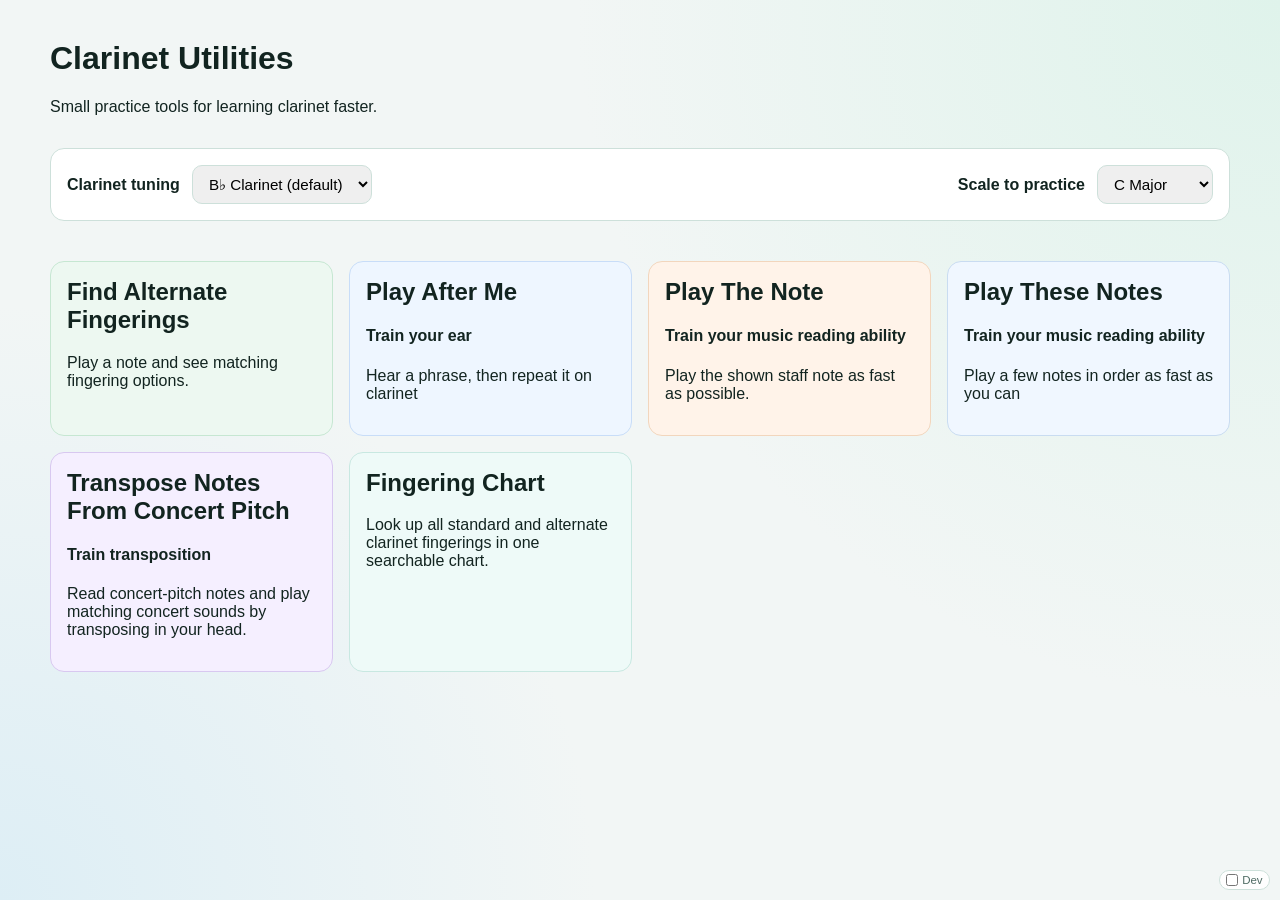
<file: index.html>
<!doctype html>
<html lang="en">
<head>
  <meta charset="UTF-8">
  <meta name="viewport" content="width=device-width, initial-scale=1.0">
  <title>Clarinet Utilities</title>
  <link rel="icon" href="favicon.svg" type="image/svg+xml">
  <link rel="stylesheet" href="styles.css">
</head>
<body data-show-dev-toggle>
  <main class="page">
    <div id="main-workspace" class="workspace">
      <header class="main-panel">
        <h1>Clarinet Utilities</h1>
        <p>Small practice tools for learning clarinet faster.</p>
      </header>

      <section class="controls main-panel global-controls">
        <div class="global-controls-group">
          <label for="global-tuning">Clarinet tuning</label>
          <select id="global-tuning">
            <option value="Bb">B♭ Clarinet (default)</option>
            <option value="A">A Clarinet</option>
            <option value="C">C Clarinet</option>
          </select>
        </div>
        <div class="global-controls-group global-controls-right">
          <label for="global-scale">Scale to practice</label>
          <select id="global-scale">
            <option value="C_MAJOR">C Major</option>
            <option value="G_MAJOR">G Major</option>
            <option value="D_MAJOR">D Major</option>
            <option value="A_MAJOR">A Major</option>
            <option value="F_MAJOR">F Major</option>
            <option value="BB_MAJOR">B♭ Major</option>
            <option value="A_MINOR">A Minor</option>
            <option value="CHROMATIC">Chromatic</option>
          </select>
        </div>
      </section>

      <section class="card-grid main-panel">
        <a class="card utility-card utility-card-alt-fing" href="alternate-fingerings.html">
          <h2>Find Alternate Fingerings</h2>
          <p>Play a note and see matching fingering options.</p>
        </a>
        <a class="card utility-card utility-card-play-after" href="play-after-me.html">
          <h2>Play After Me</h2>
          <h4>Train your ear</h4>
          <p>Hear a phrase, then repeat it on clarinet</p>
        </a>
        <a class="card utility-card utility-card-play-note" href="play-the-note.html">
          <h2>Play The Note</h2>
          <h4>Train your music reading ability</h4>
          <p>Play the shown staff note as fast as possible.</p>
        </a>
        <a class="card utility-card utility-card-play-these" href="play-these-notes.html">
          <h2>Play These Notes</h2>
          <h4>Train your music reading ability</h4>
          <p>Play a few notes in order as fast as you can</p>
        </a>
        <a class="card utility-card utility-card-transpose" href="transpose-concert-pitch.html" data-requires-transposition>
          <h2>Transpose Notes From Concert Pitch</h2>
          <h4>Train transposition</h4>
          <p>Read concert-pitch notes and play matching concert sounds by transposing in your head.</p>
        </a>
        <a class="card utility-card utility-card-chart" href="fingering-chart.html">
          <h2>Fingering Chart</h2>
          <p>Look up all standard and alternate clarinet fingerings in one searchable chart.</p>
        </a>
        <a class="card utility-card utility-card-layer-map" href="layer-mapping.html" data-dev-only hidden>
          <h2>Layer Mapping</h2>
          <p>Map template SVG layers to clarinet keys and collaborate on accurate overlays.</p>
        </a>
        <a class="card utility-card utility-card-staff-showcase" href="staff-render-showcase.html" data-dev-only hidden>
          <h2>Staff Render Showcase</h2>
          <p>Inspect automatic notation rendering across scales, note counts, and sizes.</p>
        </a>
        <a class="card utility-card utility-card-dev-pitch" href="dev-pitch-monitor.html" data-dev-only hidden>
          <h2>Dev Pitch Monitor</h2>
          <p>Inspect live note detection, rolling note history, and continuous pitch slider.</p>
        </a>
      </section>
    </div>
  </main>
  <script src="js/music-core.js"></script>
  <script src="js/dev-mode.js"></script>
  <script src="js/main.js"></script>
</body>
</html>
</file>
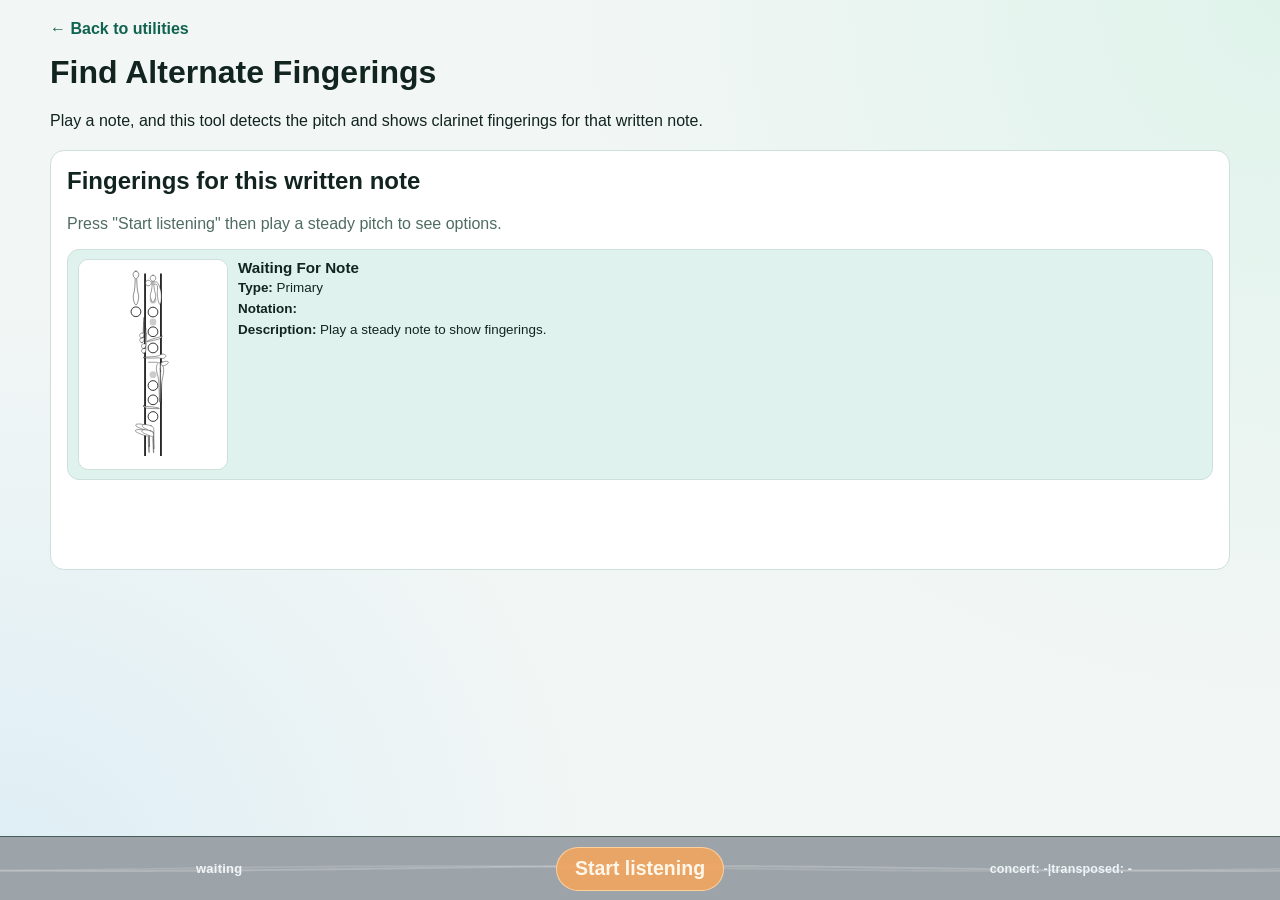
<file: alternate-fingerings.html>
<!doctype html>
<html lang="en">
<head>
  <meta charset="UTF-8">
  <meta name="viewport" content="width=device-width, initial-scale=1.0">
  <title>Find Alternate Fingerings</title>
  <link rel="icon" href="favicon.svg" type="image/svg+xml">
  <link rel="stylesheet" href="styles.css">
</head>
<body>
  <main class="page">
    <nav class="top-nav">
      <a href="index.html">← Back to utilities</a>
    </nav>

    <header>
      <h1>Find Alternate Fingerings</h1>
      <p>Play a note, and this tool detects the pitch and shows clarinet fingerings for that written note.</p>
    </header>

    <div id="workspace" class="workspace">
      <section id="alternate-fingerings-panel" class="fingerings">
        <h2>Fingerings for this written note</h2>
        <p id="fingering-note" class="muted">Press "Start listening" then play a steady pitch to see options.</p>
        <div id="fingering-list" class="fingering-list"></div>
      </section>

      <section class="pitch-visualizer" data-dev-only hidden>
        <h2>Live Pitch Display</h2>
        <p class="muted">Scrolling pitch trace (log scale by semitone/MIDI), left to right.</p>
        <canvas id="pitch-canvas" width="920" height="220" aria-label="Live pitch graph"></canvas>
      </section>

      <section class="spectrum-visualizer" data-dev-only hidden>
        <h2>Live Spectrum Histogram</h2>
        <p class="muted">Full FFT spectrum from 0 Hz to Nyquist.</p>
        <canvas id="spectrum-canvas" width="920" height="220" aria-label="Live spectrum histogram"></canvas>
      </section>
    </div>
  </main>

  <script src="js/music-core.js"></script>
  <script src="js/dev-mode.js"></script>
  <script src="js/bottom-bar.js"></script>
  <script src="js/pitch-detector.js"></script>
  <script src="js/wfg-alt-db.js"></script>
  <script src="js/fingering-db.js"></script>
  <script src="js/fingering-renderer.js"></script>
  <script src="js/alternate-fingerings.js"></script>
</body>
</html>
</file>
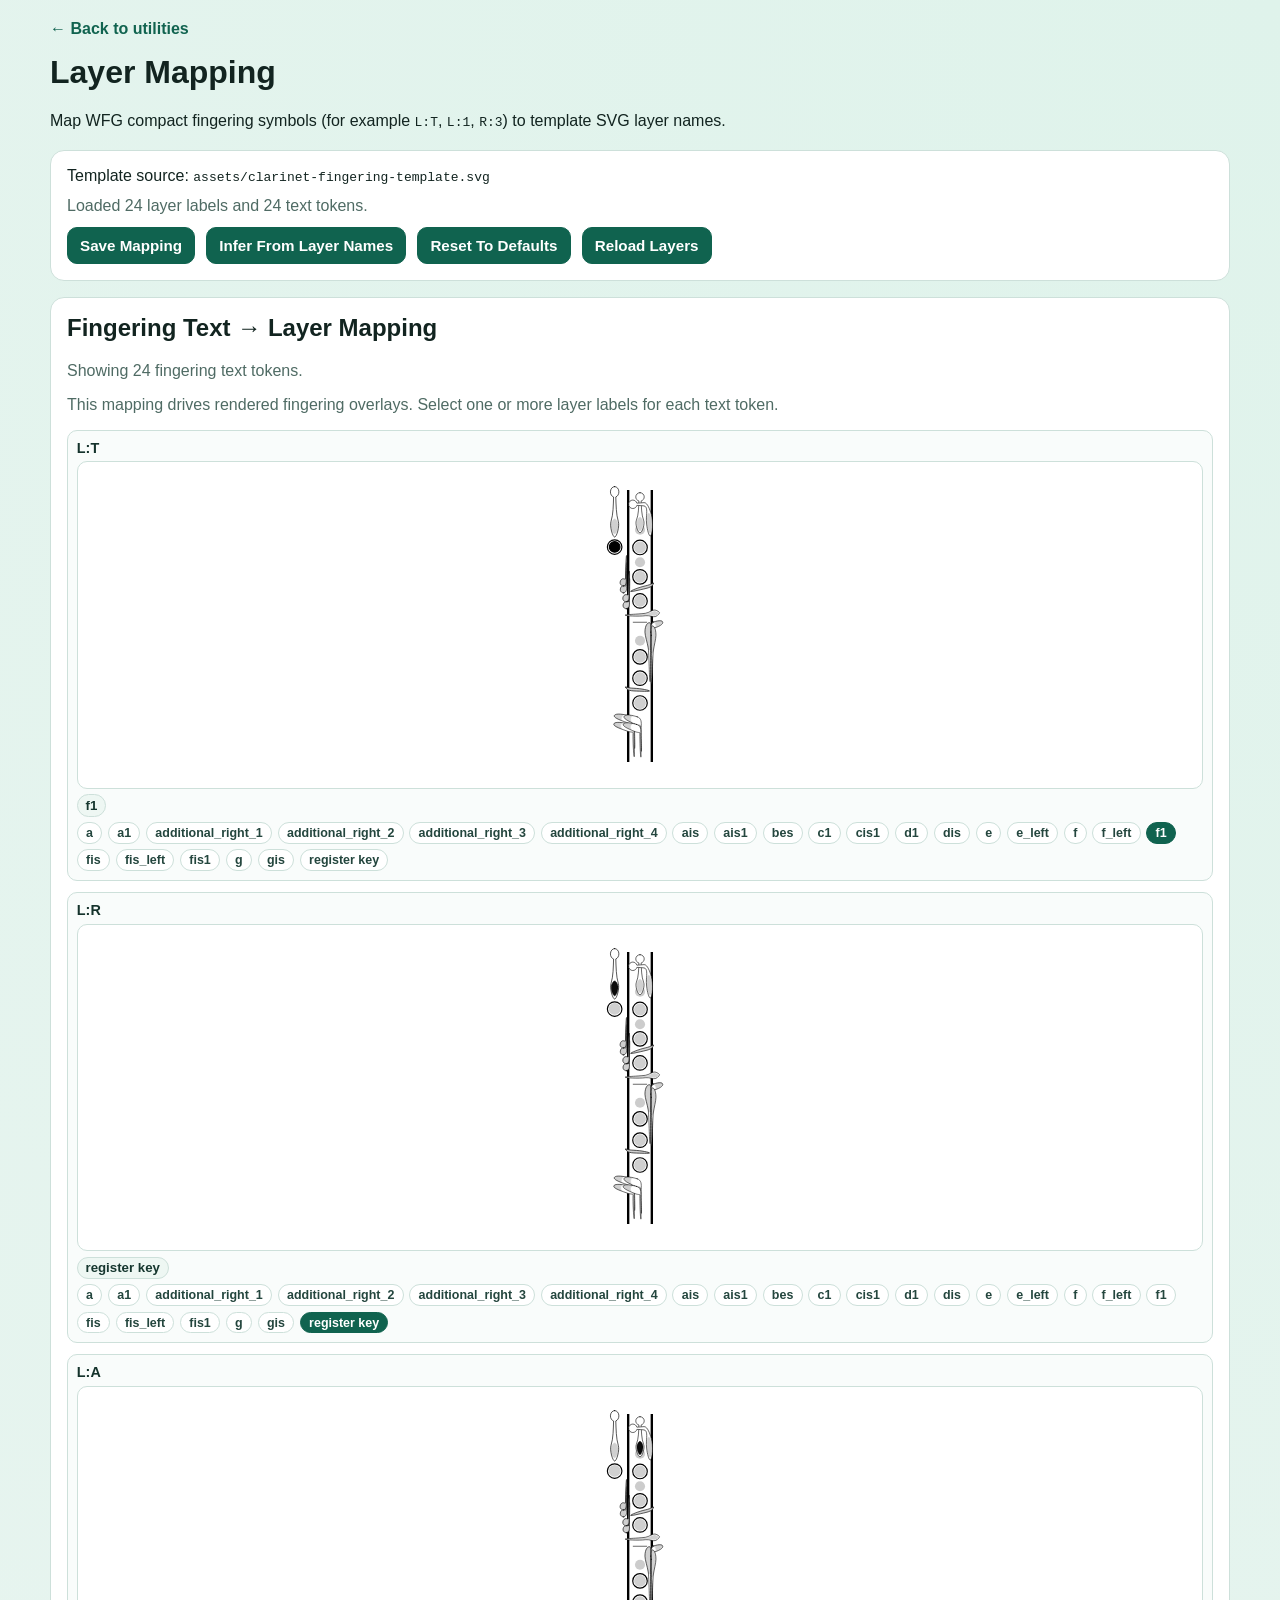
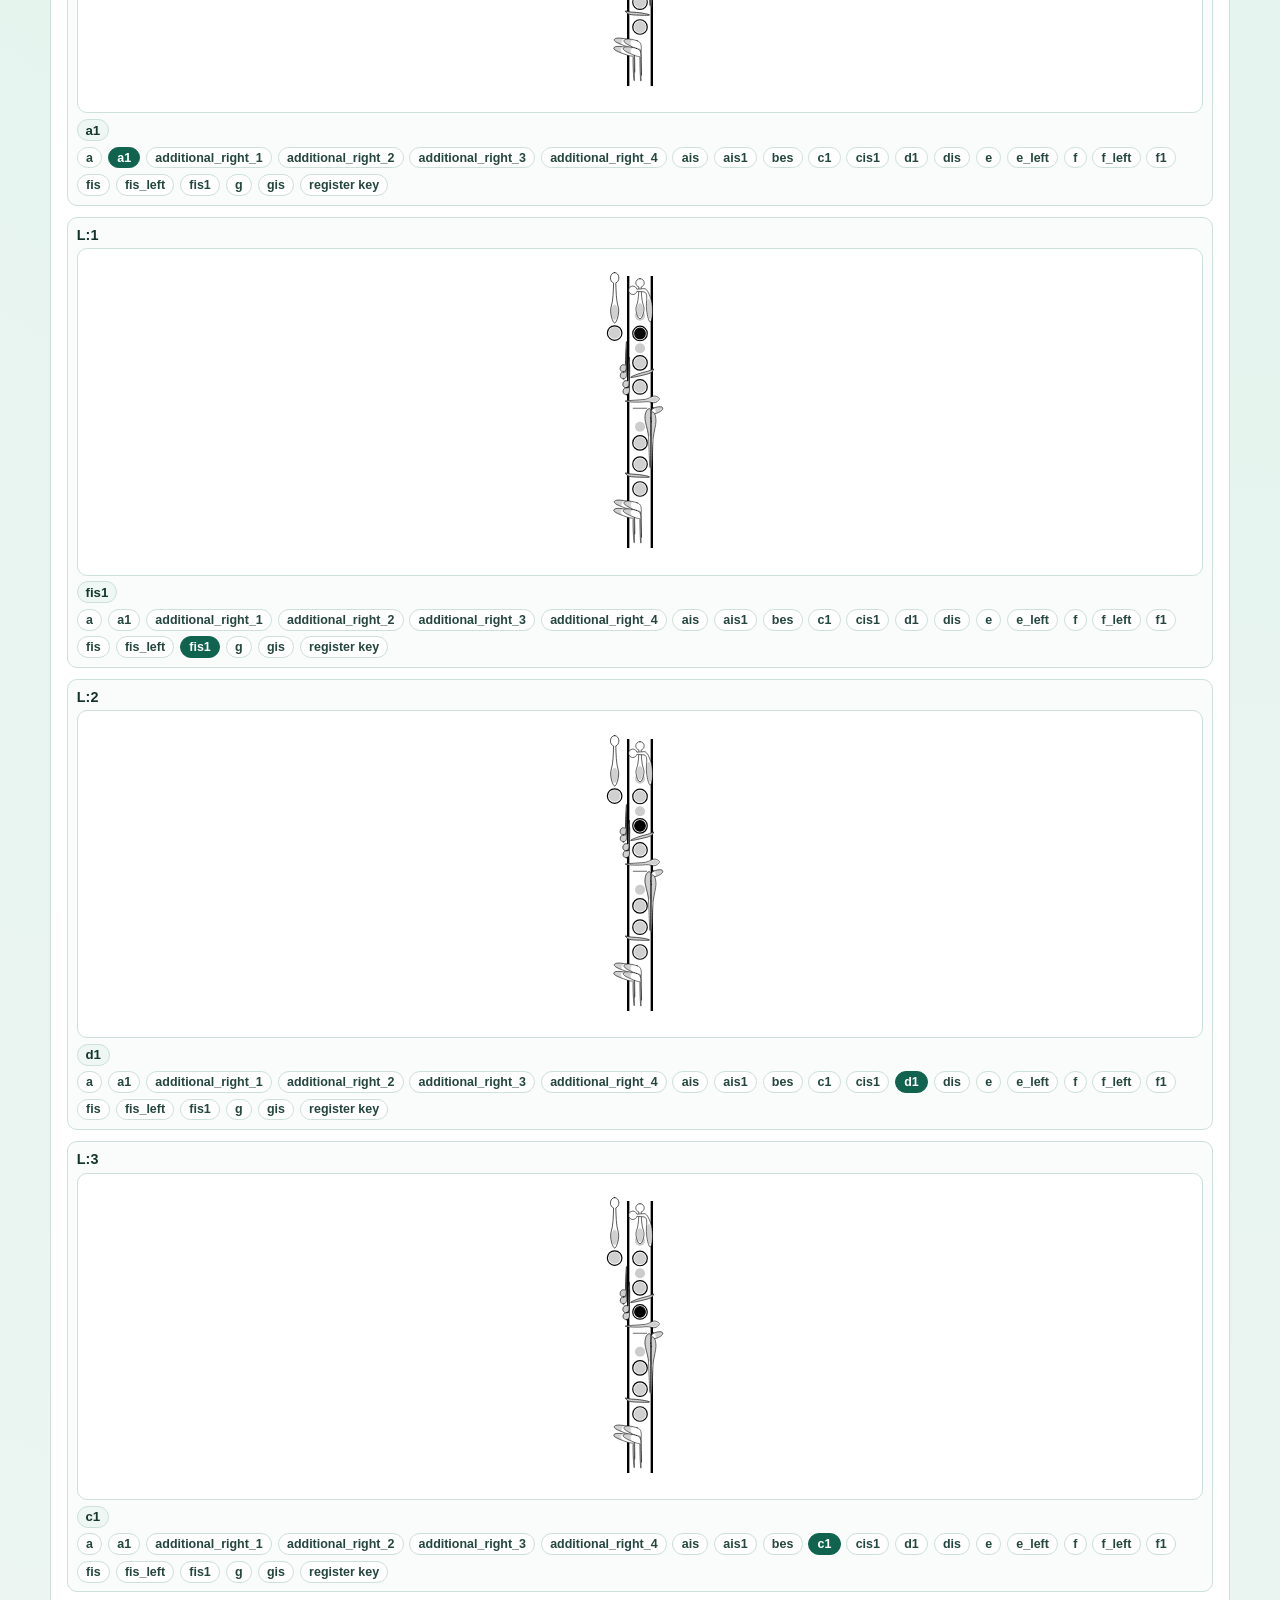
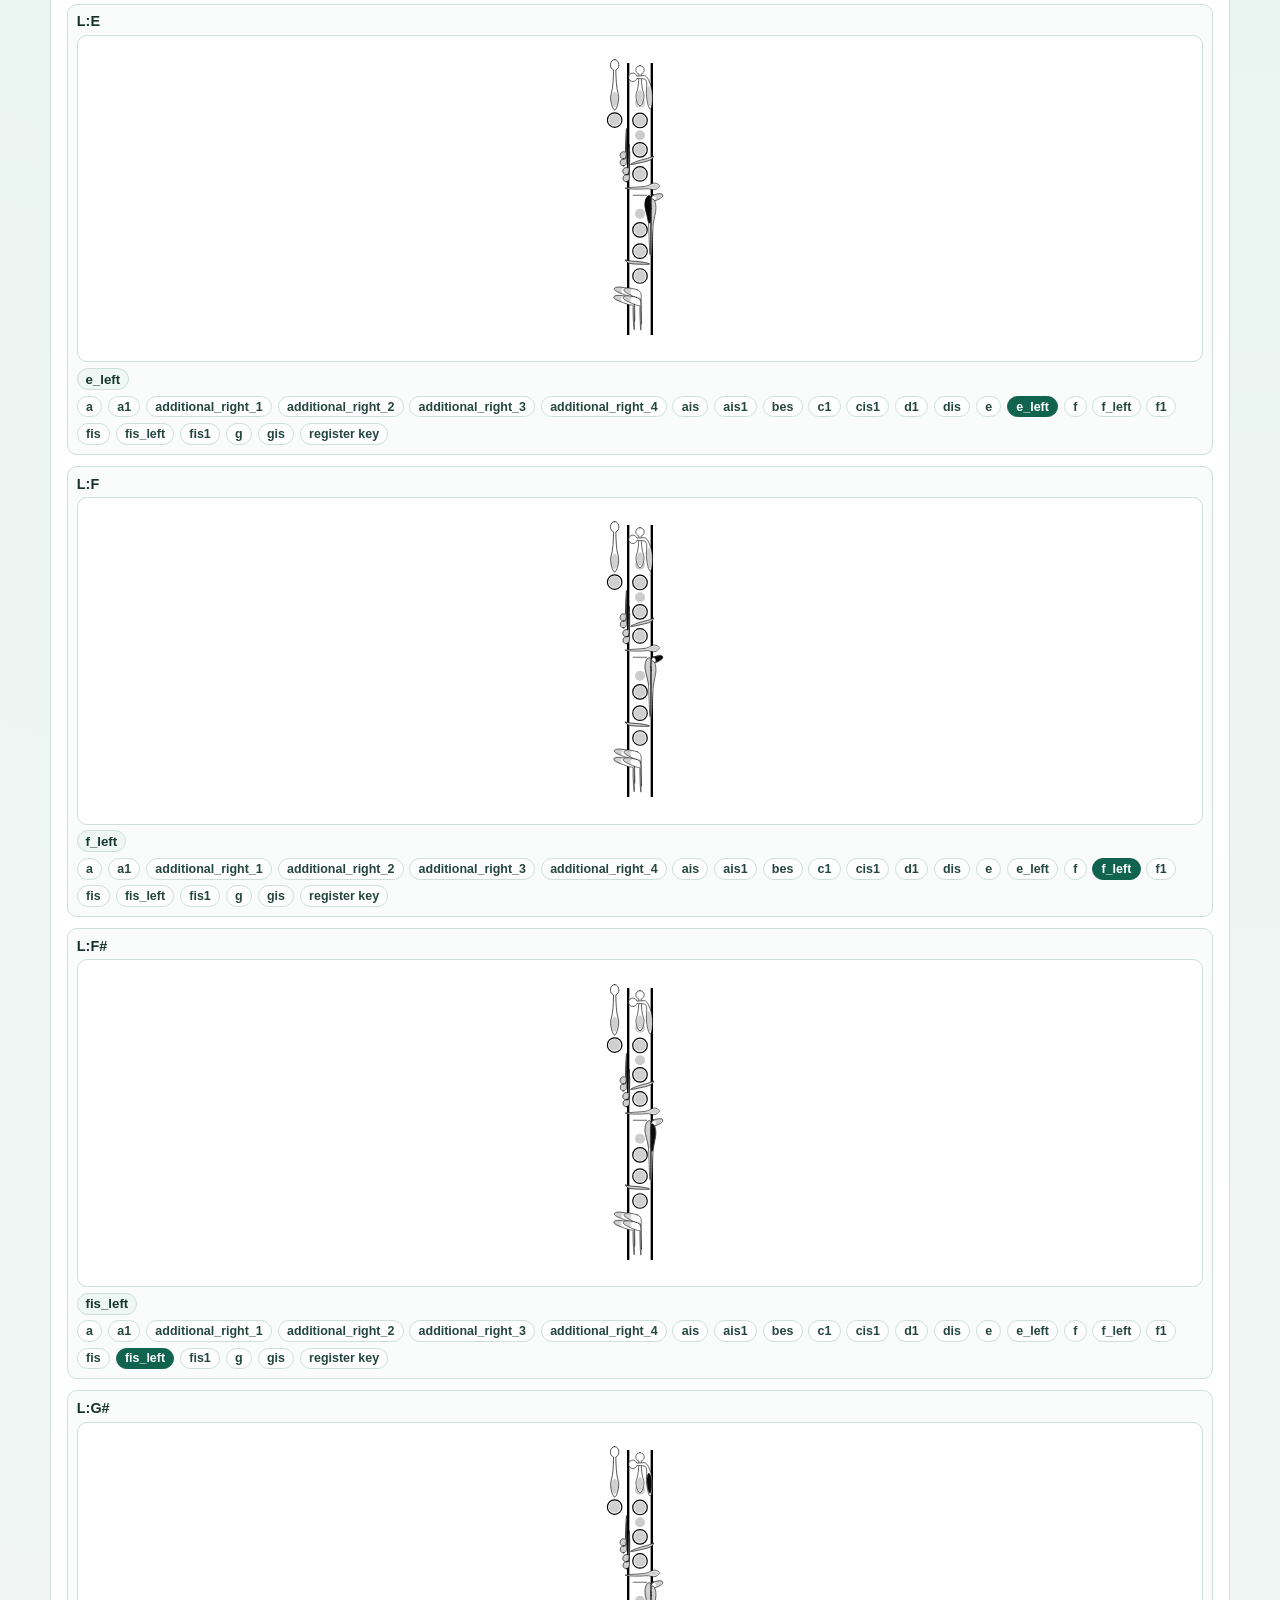
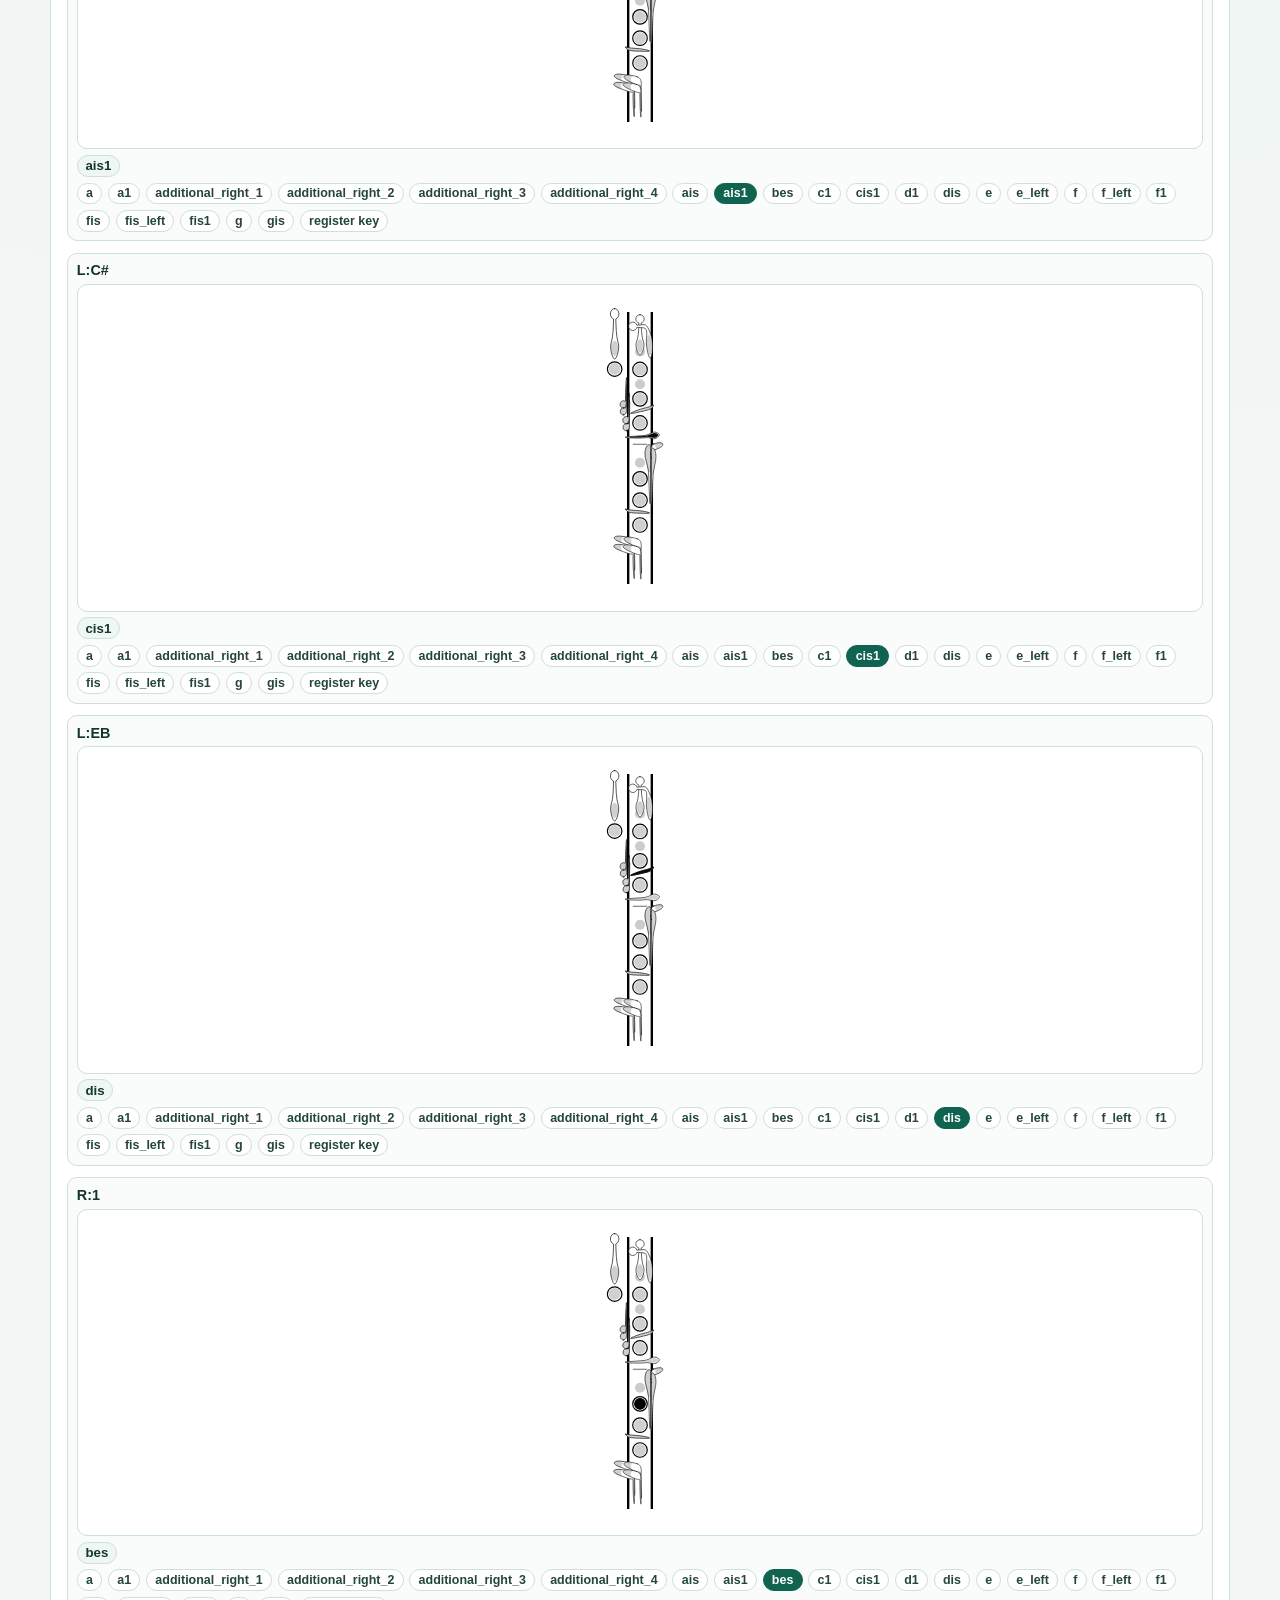
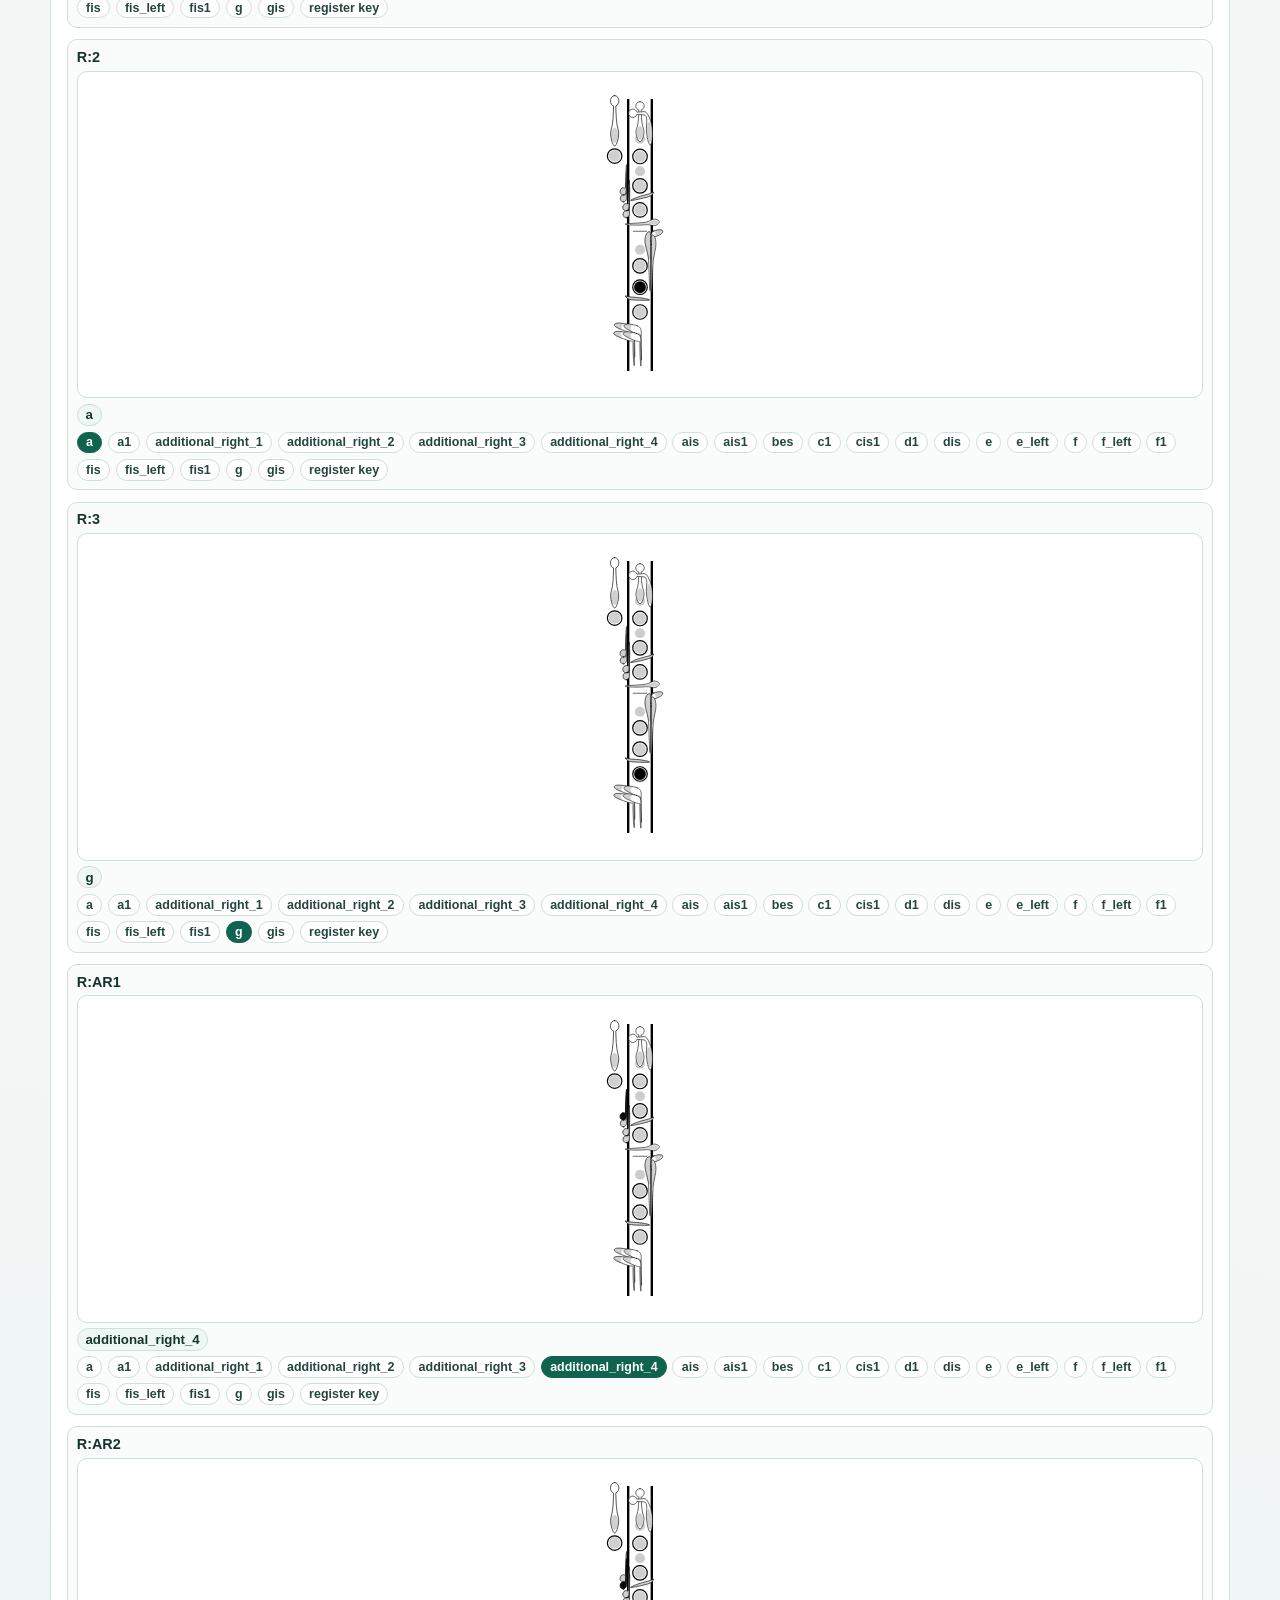
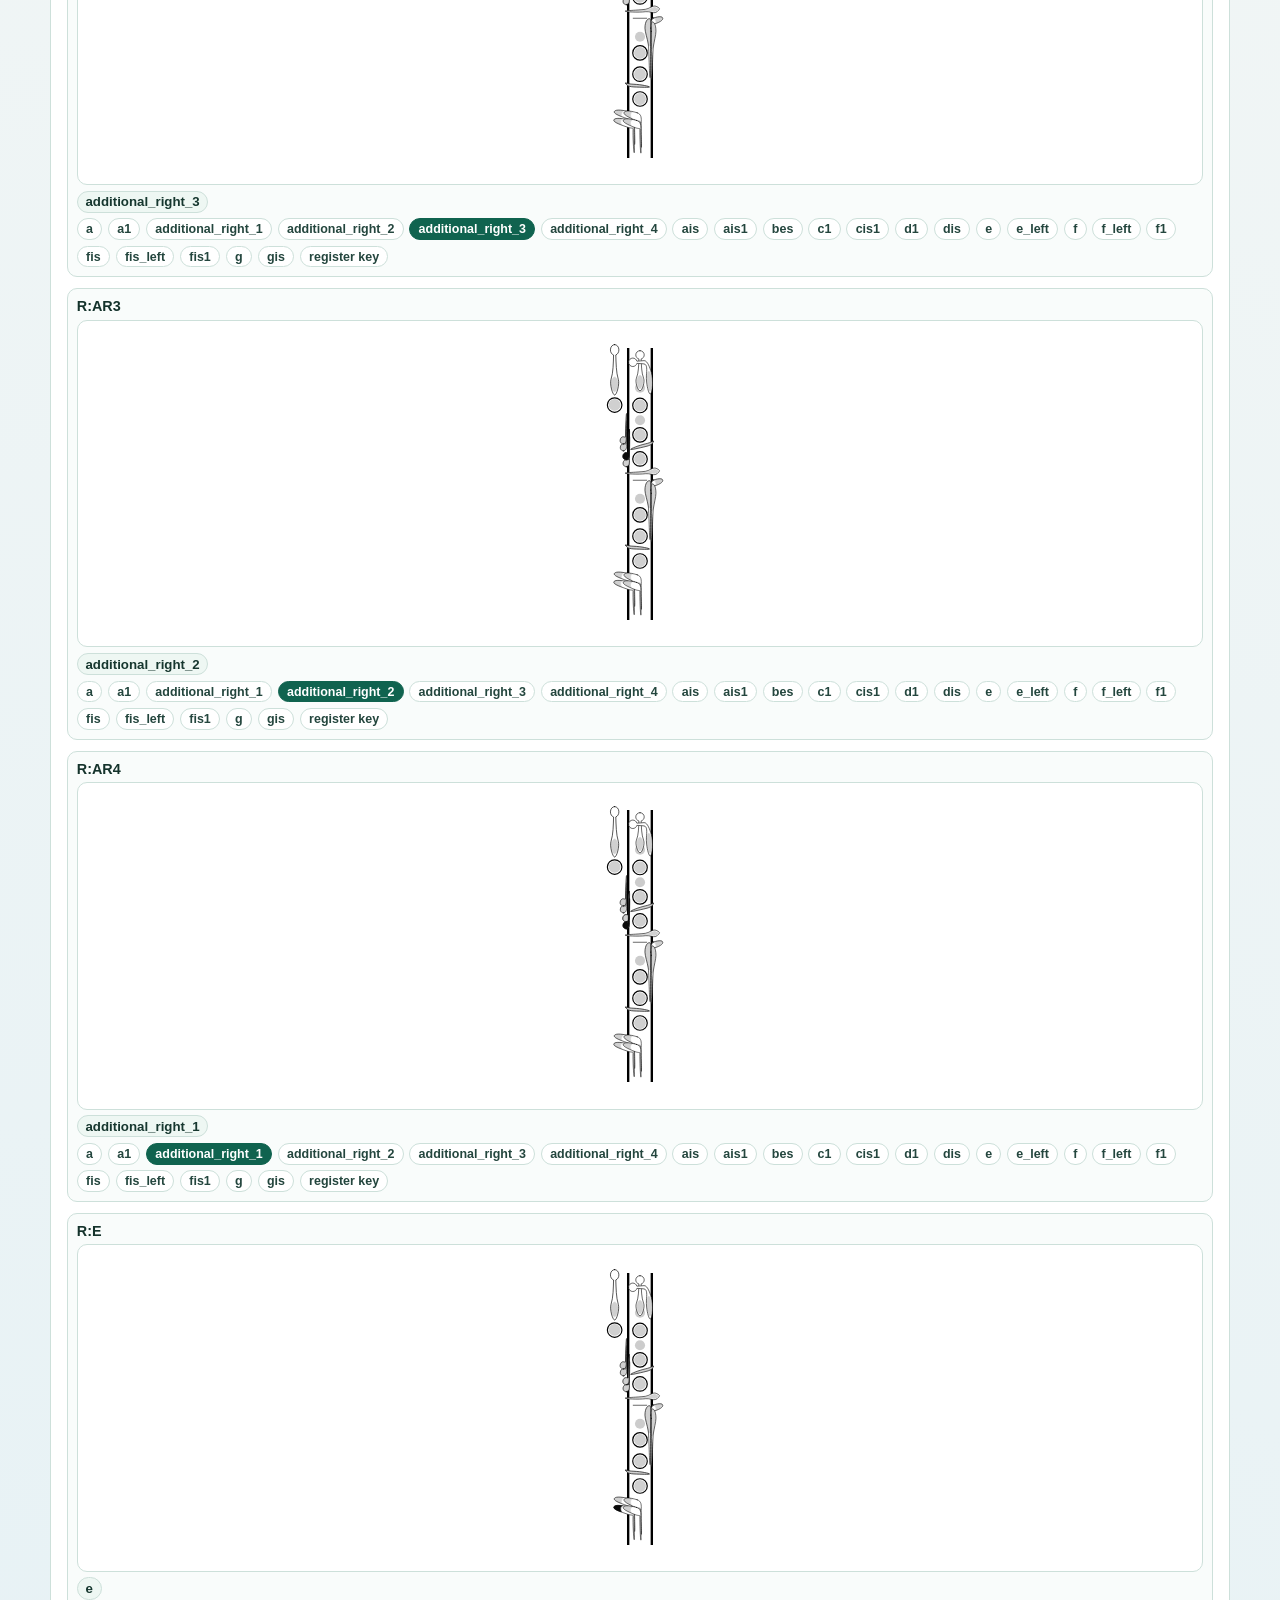
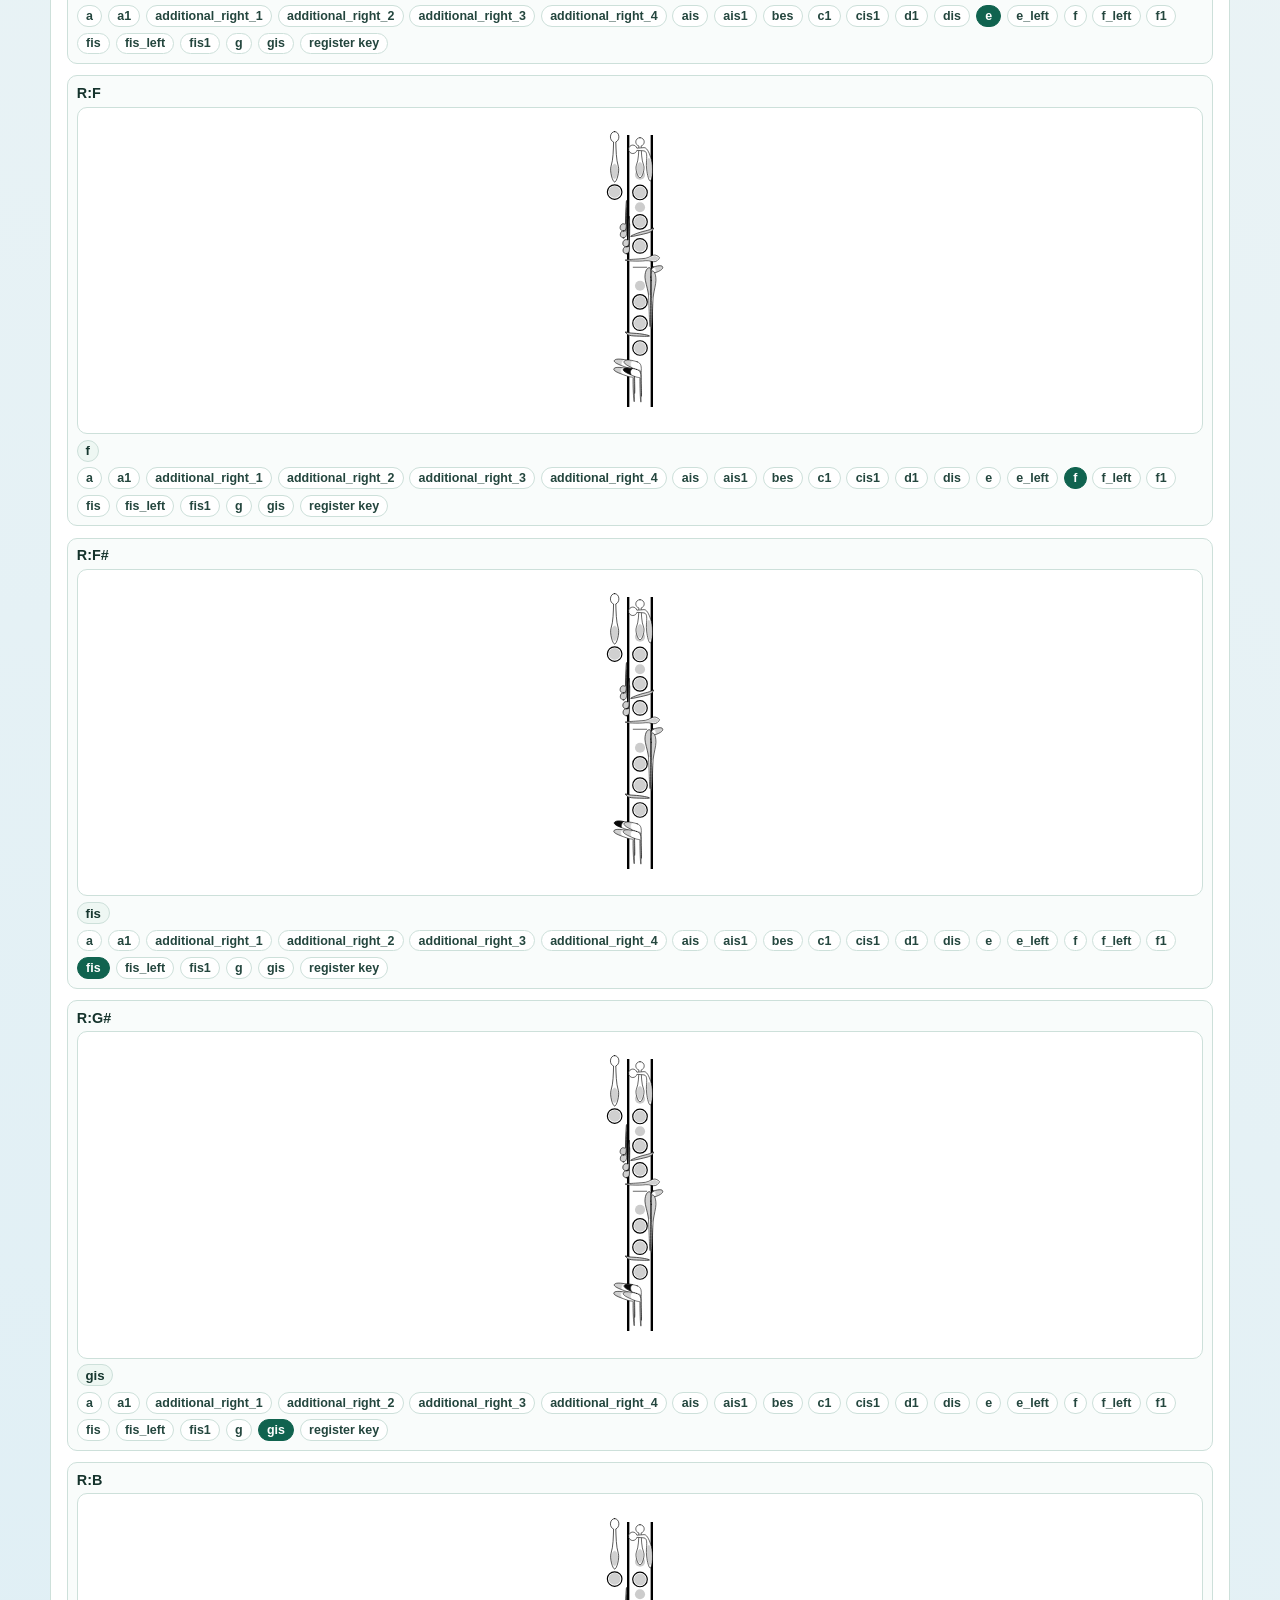
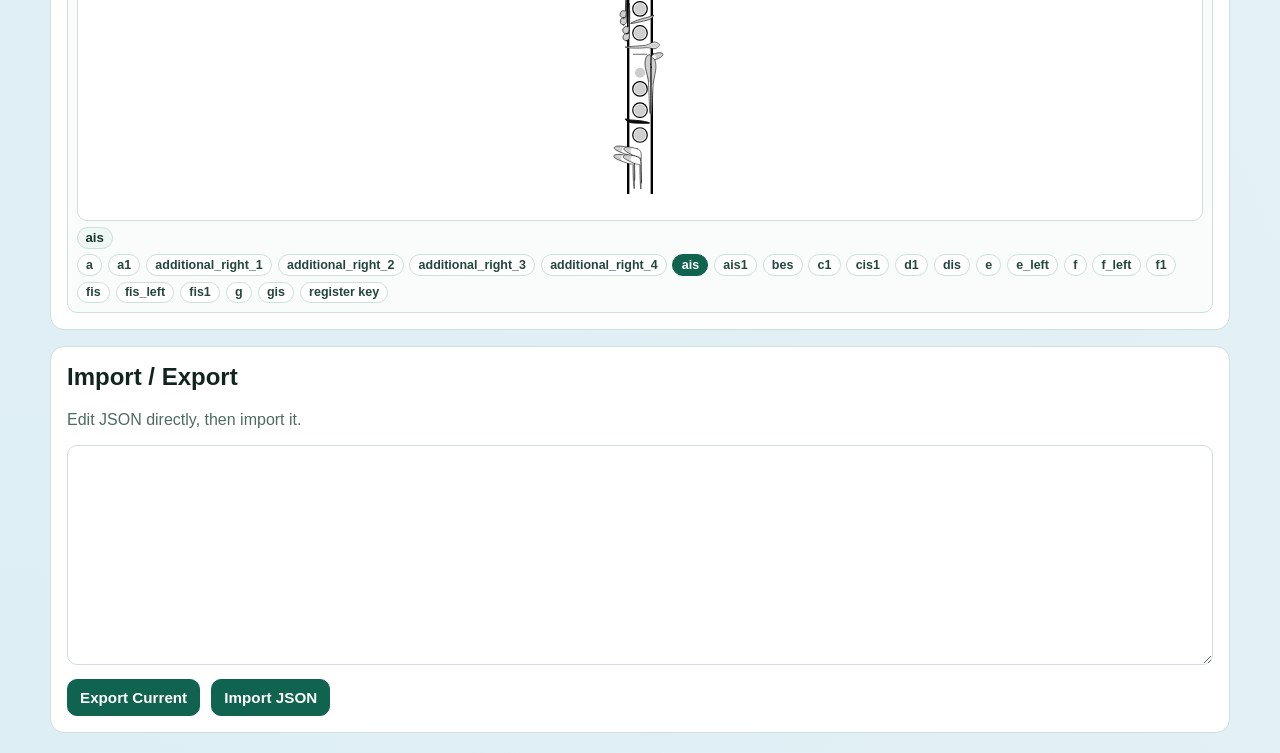
<file: layer-mapping.html>
<!doctype html>
<html lang="en">
<head>
  <meta charset="UTF-8">
  <meta name="viewport" content="width=device-width, initial-scale=1.0">
  <title>Layer Mapping</title>
  <link rel="icon" href="favicon.svg" type="image/svg+xml">
  <link rel="stylesheet" href="styles.css">
</head>
<body>
  <main class="page">
    <nav class="top-nav">
      <a href="index.html">← Back to utilities</a>
    </nav>

    <header>
      <h1>Layer Mapping</h1>
      <p>Map WFG compact fingering symbols (for example <code>L:T</code>, <code>L:1</code>, <code>R:3</code>) to template SVG layer names.</p>
    </header>

    <div id="layer-mapping-workspace" class="workspace">
      <section class="controls utility-panel">
        <p class="status">Template source: <code>assets/clarinet-fingering-template.svg</code></p>
        <p id="mapping-status" class="status muted">Loading layers...</p>
        <div class="control-actions">
          <button id="mapping-save" type="button">Save Mapping</button>
          <button id="mapping-infer" type="button">Infer From Layer Names</button>
          <button id="mapping-reset" type="button">Reset To Defaults</button>
          <button id="mapping-refresh" type="button">Reload Layers</button>
        </div>
      </section>

      <section class="fingerings utility-panel">
        <h2>Fingering Text → Layer Mapping</h2>
        <p id="mapping-key-count" class="muted"></p>
        <p class="muted">This mapping drives rendered fingering overlays. Select one or more layer labels for each text token.</p>
        <div id="mapping-grid" class="mapping-grid"></div>
      </section>

      <section class="fingerings utility-panel">
        <h2>Import / Export</h2>
        <p class="muted">Edit JSON directly, then import it.</p>
        <textarea id="mapping-json" class="mapping-json" spellcheck="false"></textarea>
        <div class="control-actions">
          <button id="mapping-export" type="button">Export Current</button>
          <button id="mapping-import" type="button">Import JSON</button>
        </div>
      </section>
    </div>
  </main>

  <script src="js/music-core.js"></script>
  <script src="js/dev-mode.js"></script>
  <script src="js/wfg-alt-db.js"></script>
  <script src="js/fingering-db.js"></script>
  <script src="js/layer-mapping.js"></script>
</body>
</html>
</file>
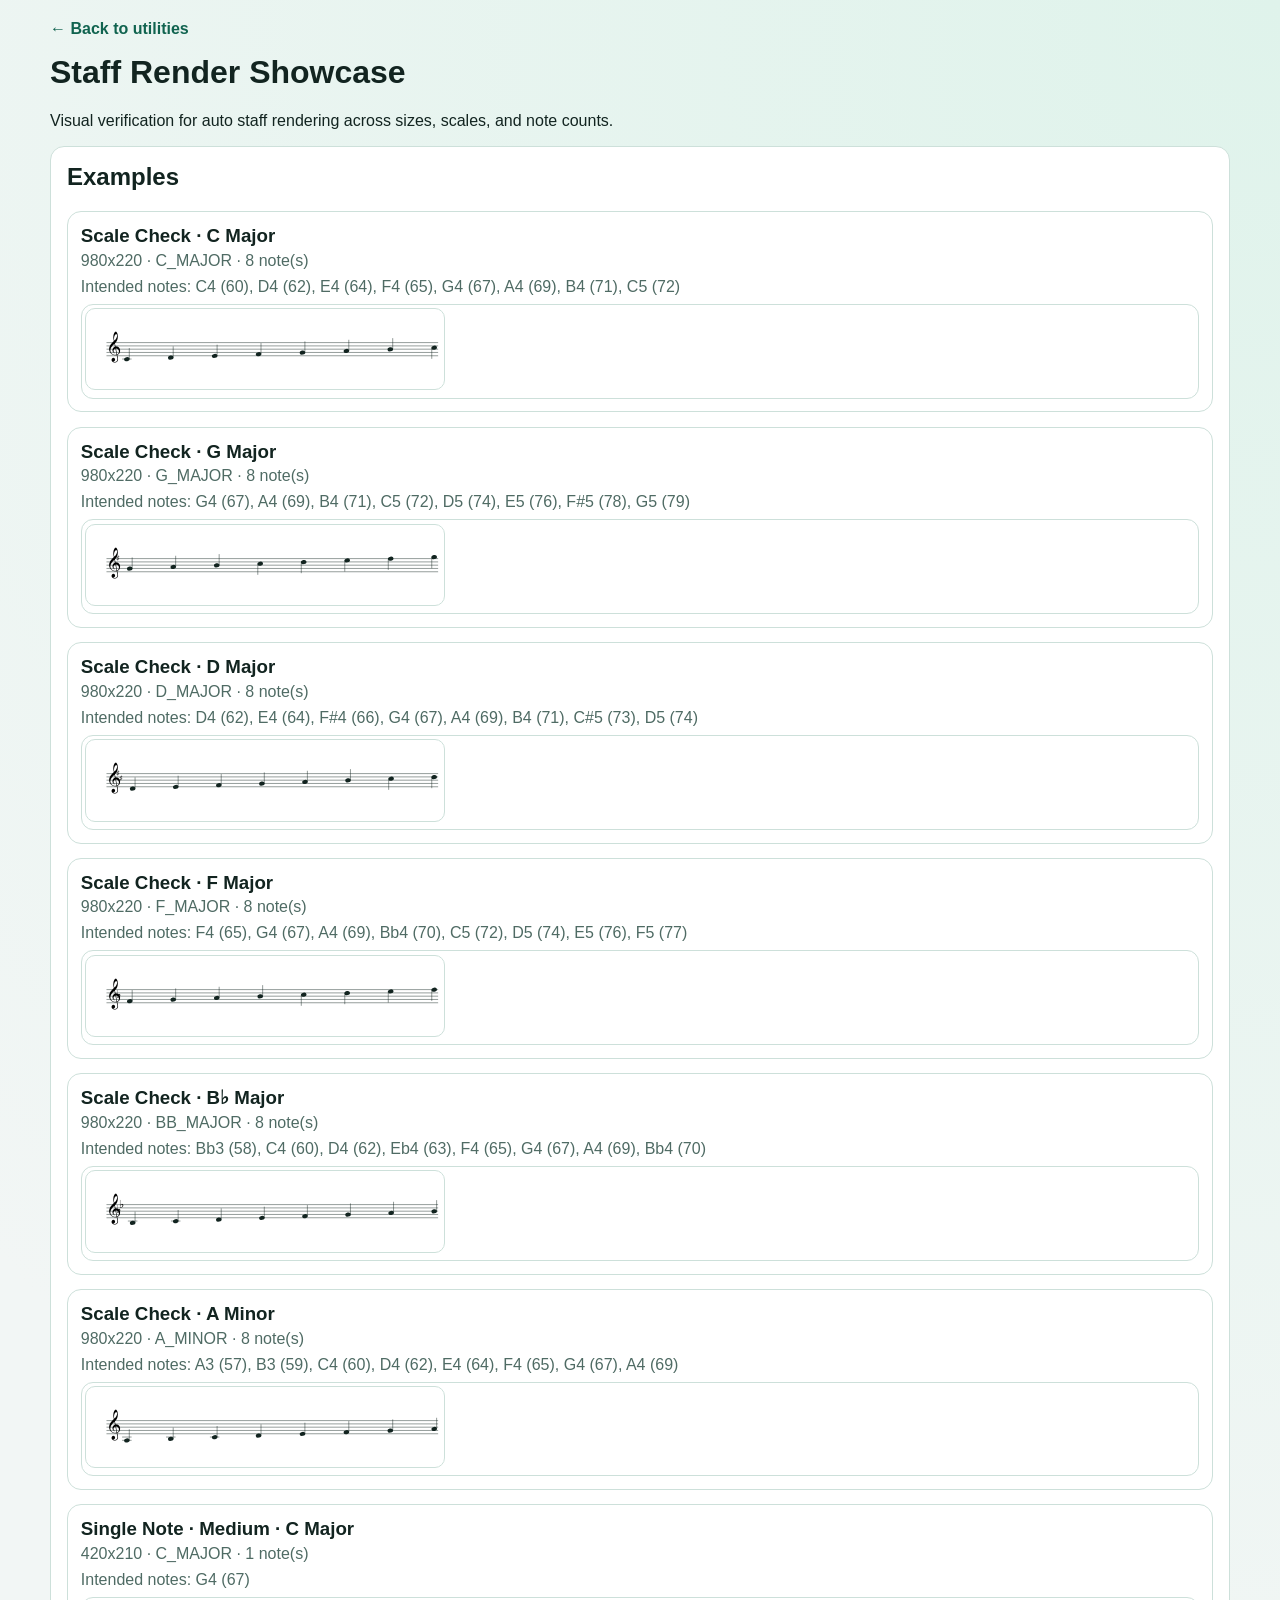
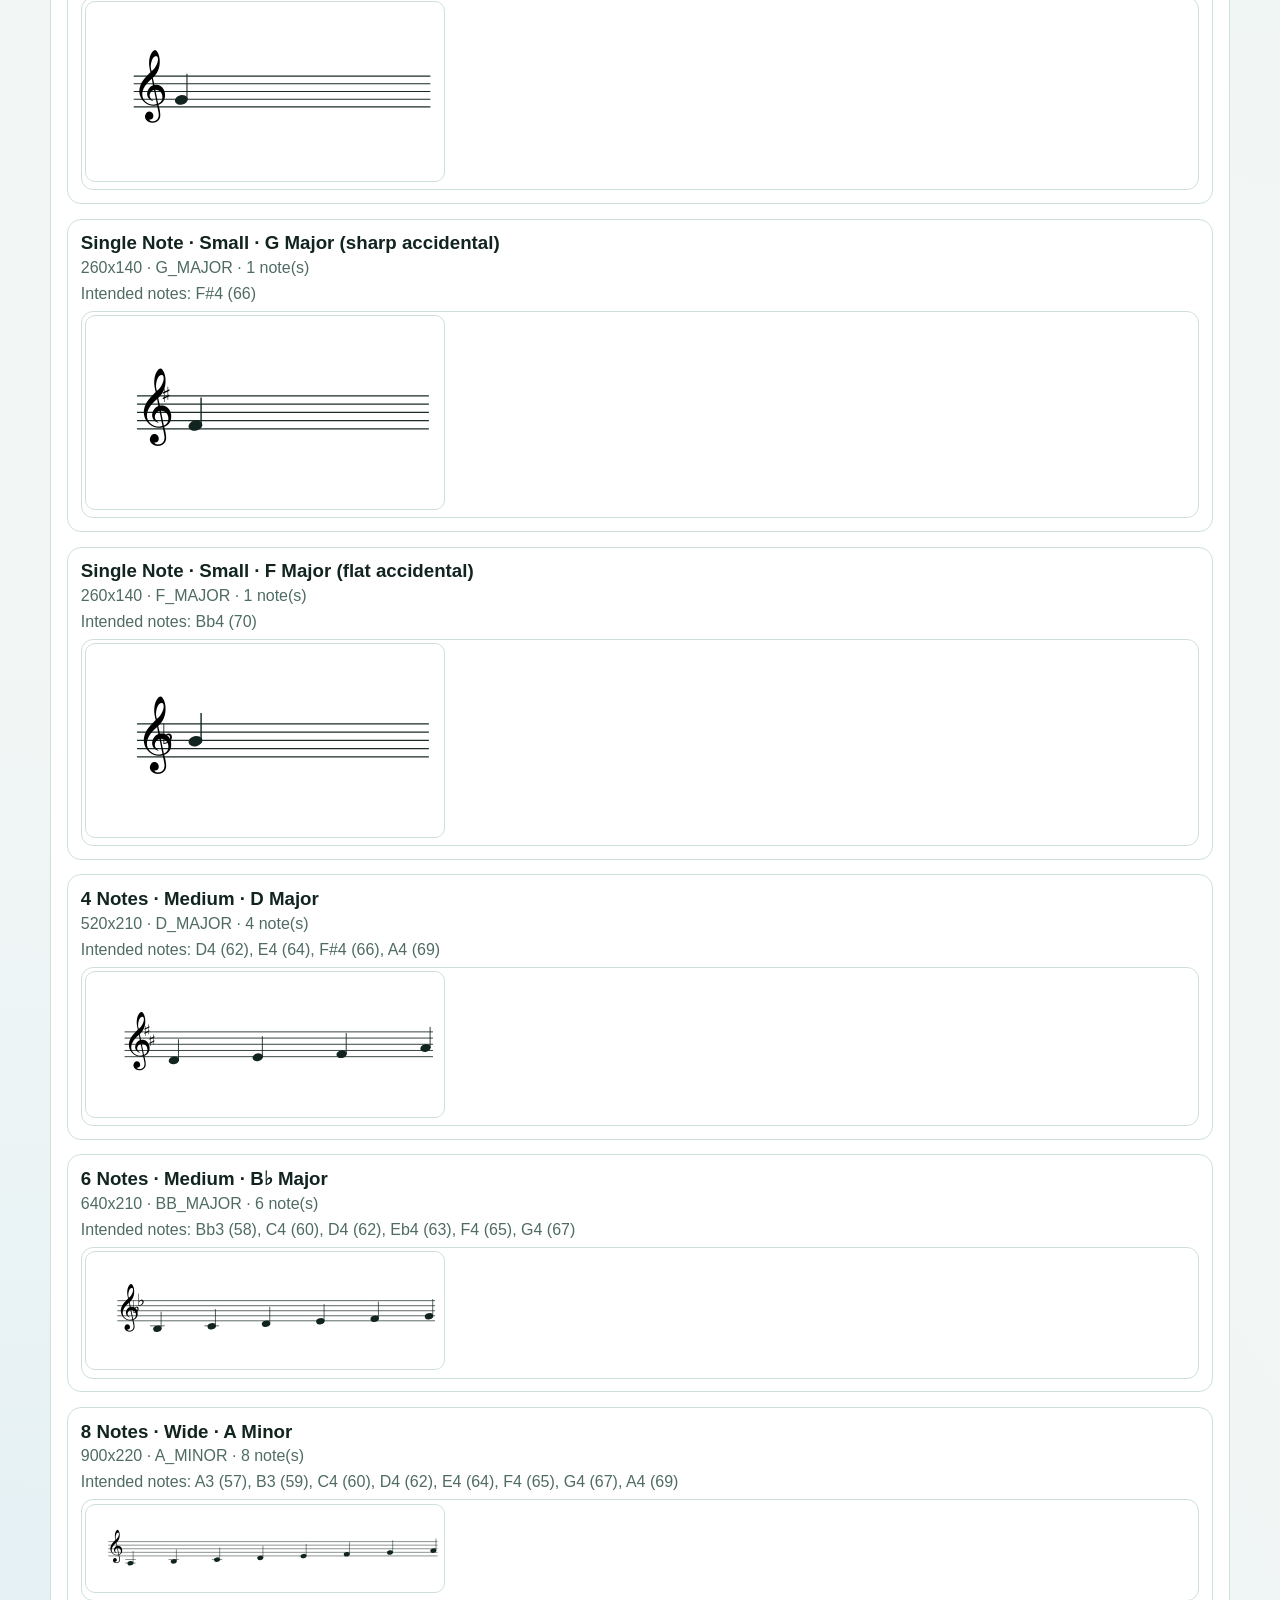
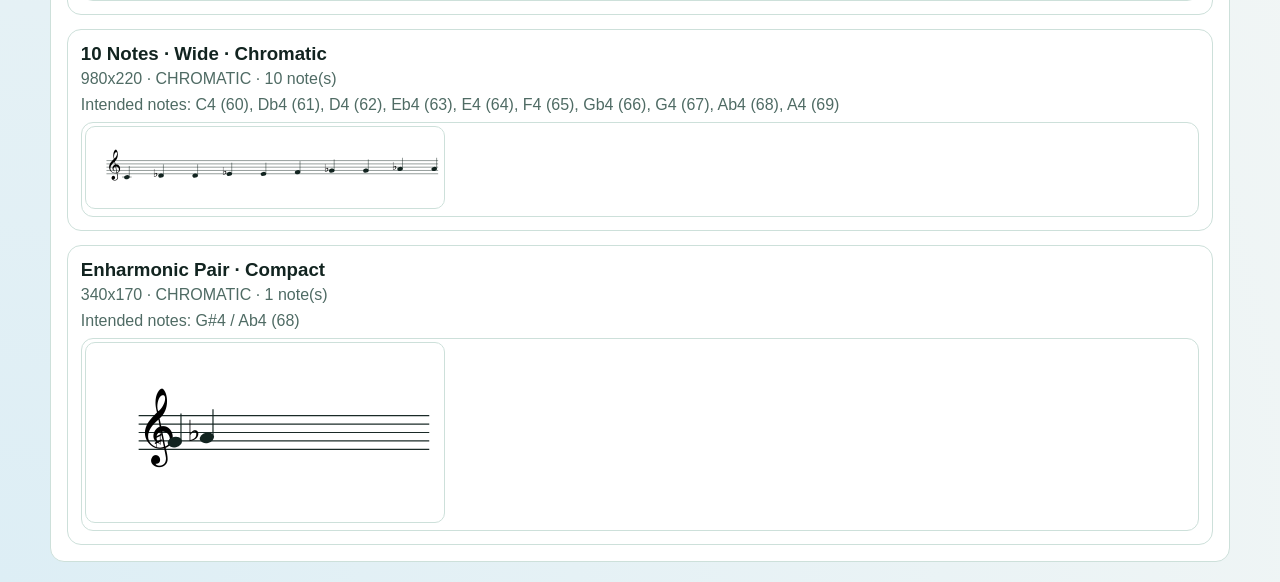
<file: staff-render-showcase.html>
<!doctype html>
<html lang="en">
<head>
  <meta charset="UTF-8">
  <meta name="viewport" content="width=device-width, initial-scale=1.0">
  <title>Staff Render Showcase</title>
  <link rel="icon" href="favicon.svg" type="image/svg+xml">
  <link rel="stylesheet" href="styles.css">
</head>
<body>
  <main class="page">
    <nav class="top-nav">
      <a href="index.html">← Back to utilities</a>
    </nav>

    <header>
      <h1>Staff Render Showcase</h1>
      <p>Visual verification for auto staff rendering across sizes, scales, and note counts.</p>
    </header>

    <section class="fingerings utility-panel">
      <h2>Examples</h2>
      <div id="staff-showcase-grid" class="staff-showcase-grid"></div>
    </section>
  </main>

  <script src="js/music-core.js"></script>
  <script src="js/dev-mode.js"></script>
  <script src="js/staff-render.js"></script>
  <script src="js/staff-render-showcase.js"></script>
</body>
</html>
</file>
<file: styles.css>
:root {
  --bg: #f2f6f5;
  --card: #ffffff;
  --ink: #122420;
  --muted: #4f6b64;
  --line: #cde0da;
  --accent: #10634f;
  --accent-light: #e0f2ed;
}

* {
  box-sizing: border-box;
}

body {
  margin: 0;
  font-family: "Avenir Next", "Gill Sans", "Trebuchet MS", sans-serif;
  color: var(--ink);
  background:
    radial-gradient(circle at top right, #dff3eb 0%, transparent 45%),
    radial-gradient(circle at bottom left, #ddeef5 0%, transparent 38%),
    var(--bg);
  min-height: 100vh;
}

body.has-bottom-bar {
  padding-bottom: 76px;
}

.page {
  max-width: 1220px;
  margin: 0 auto;
  padding: 1.25rem;
}

h1,
h2,
h3,
p {
  margin-top: 0;
}

.top-nav {
  margin-bottom: 1rem;
}

.top-nav a {
  color: var(--accent);
  text-decoration: none;
  font-weight: 700;
}

.workspace {
  display: flex;
  flex-direction: column;
  gap: 1rem;
  margin-top: 1.25rem;
}

.card-grid {
  margin-top: 1.5rem;
  display: grid;
  grid-template-columns: repeat(auto-fit, minmax(240px, 1fr));
  gap: 1rem;
}

.card,
.result-card,
.controls,
.fingerings,
.pitch-visualizer,
.spectrum-visualizer {
  background: var(--card);
  border: 1px solid var(--line);
  border-radius: 14px;
  padding: 1rem;
}

.card {
  text-decoration: none;
  color: inherit;
  transition: transform 140ms ease, box-shadow 140ms ease;
}

.utility-card {
  border-color: var(--utility-line, var(--line));
  background: var(--utility-bg, var(--card));
}

.utility-card-alt-fing {
  --utility-bg: #edf8f1;
  --utility-line: #c6e7d2;
}

.utility-card-play-after {
  --utility-bg: #eef6ff;
  --utility-line: #c8ddf8;
}

.utility-card-play-note {
  --utility-bg: #fff3e9;
  --utility-line: #f2d6bd;
}

.utility-card-play-these {
  --utility-bg: #f0f7ff;
  --utility-line: #c9dcf1;
}

.utility-card-transpose {
  --utility-bg: #f5efff;
  --utility-line: #d8c8f0;
}

.utility-card-chart {
  --utility-bg: #eefaf8;
  --utility-line: #c8e8e1;
}

.utility-card-layer-map {
  --utility-bg: #fff8e9;
  --utility-line: #f0e0bd;
}

.utility-card-staff-showcase {
  --utility-bg: #f2f2fa;
  --utility-line: #d6d6eb;
}

.utility-card-dev-pitch {
  --utility-bg: #eef8ff;
  --utility-line: #cadef0;
}

.card:hover,
.card:focus-visible {
  transform: translateY(-2px);
  box-shadow: 0 8px 18px rgba(20, 56, 47, 0.1);
}

.card.card-disabled {
  opacity: 0.48;
  pointer-events: none;
  cursor: not-allowed;
  transform: none !important;
  box-shadow: none !important;
  filter: grayscale(0.15);
}

.controls {
  display: flex;
  flex-wrap: wrap;
  align-items: center;
  gap: 0.75rem;
}

.controls label {
  font-weight: 700;
}

.global-controls {
  justify-content: space-between;
}

.global-controls-group {
  display: inline-flex;
  align-items: center;
  gap: 0.75rem;
}

.global-controls-right {
  margin-left: auto;
}

select,
button {
  border-radius: 10px;
  border: 1px solid var(--line);
  padding: 0.55rem 0.75rem;
  font-size: 0.95rem;
  font-family: inherit;
}

input[type="search"] {
  border-radius: 10px;
  border: 1px solid var(--line);
  padding: 0.55rem 0.75rem;
  font-size: 0.95rem;
  font-family: inherit;
}

textarea {
  border-radius: 10px;
  border: 1px solid var(--line);
  padding: 0.55rem 0.75rem;
  font-size: 0.9rem;
  font-family: "SFMono-Regular", Menlo, Monaco, Consolas, "Liberation Mono", monospace;
}

button {
  background: var(--accent);
  border-color: var(--accent);
  color: #fff;
  font-weight: 700;
  cursor: pointer;
}

button:disabled {
  opacity: 0.45;
  cursor: not-allowed;
}

.status {
  flex-basis: 100%;
  margin: 0;
}

.results {
  display: grid;
  grid-template-columns: repeat(auto-fit, minmax(280px, 1fr));
  gap: 1rem;
}

.muted {
  color: var(--muted);
}

#concert-note,
#written-note {
  font-size: 1.85rem;
  font-weight: 800;
  margin-bottom: 0.5rem;
}

.note-pair-row {
  display: grid;
  grid-template-columns: repeat(2, minmax(0, 1fr));
  gap: 0.8rem;
  align-items: end;
}

.written-inline {
  display: flex;
  align-items: center;
  gap: 0.5rem;
}

.written-inline .staff-svg {
  max-width: 175px;
  margin-left: 0.2rem;
}

.note-pair-item p.muted {
  margin-bottom: 0.2rem;
}

.note-pair-item #concert-note,
.note-pair-item #written-note {
  margin-bottom: 0;
  font-size: 1.55rem;
}

#pitch-canvas {
  width: 100%;
  height: 240px;
  border-radius: 12px;
  border: 1px solid #263947;
  background:
    radial-gradient(circle at 80% 15%, rgba(58, 247, 212, 0.14) 0%, transparent 32%),
    radial-gradient(circle at 20% 90%, rgba(18, 98, 255, 0.12) 0%, transparent 26%),
    linear-gradient(180deg, #131c25 0%, #0d141b 100%);
}

#spectrum-canvas {
  width: 100%;
  height: 240px;
  border-radius: 12px;
  border: 1px solid #243847;
  background:
    radial-gradient(circle at 18% 10%, rgba(104, 232, 255, 0.12) 0%, transparent 35%),
    radial-gradient(circle at 83% 89%, rgba(74, 198, 255, 0.1) 0%, transparent 30%),
    linear-gradient(180deg, #121a25 0%, #0c131b 100%);
}

.fingering-list {
  display: grid;
  grid-template-columns: repeat(auto-fit, minmax(240px, 1fr));
  gap: 0.75rem;
}

#alternate-fingerings-panel {
  min-height: 420px;
}

#alternate-fingerings-panel .fingering-list {
  min-height: 0;
  align-items: start;
  align-content: start;
}

.fingering-placeholder {
  display: grid;
  grid-template-columns: 150px minmax(0, 1fr);
  gap: 0.65rem;
  align-items: start;
}

.fingering-placeholder-text h3 {
  margin: 0 0 0.35rem;
}

.fingering-placeholder-text p {
  margin: 0;
  color: var(--muted);
}

.chart-results {
  display: flex;
  flex-direction: column;
  gap: 0.65rem;
}

.chart-note-block {
  border: 1px solid var(--line);
  border-radius: 12px;
  padding: 0.55rem 0.6rem;
  background: #f9fcfb;
}

.chart-note-title {
  margin: 0 0 0.2rem;
  font-size: 0.95rem;
}

.chart-note-subtitle {
  margin: 0 0 0.4rem;
  font-size: 0.8rem;
}

.chart-note-rows {
  display: grid;
  gap: 0.45rem;
}

.chart-fingering-row {
  display: grid;
  grid-template-columns: 128px 132px minmax(0, 1fr);
  gap: 0.5rem;
  align-items: center;
  padding-top: 0.26rem;
  border-top: 1px dashed #d7e7e1;
}

.chart-fingering-row:first-child {
  border-top: 0;
  padding-top: 0;
}

.chart-clef-col,
.chart-clef-spacer {
  min-height: 84px;
}

.chart-staff-svg {
  display: block;
  width: 124px;
  height: auto;
  border: 1px solid var(--line);
  border-radius: 8px;
  background: #fff;
}

.chart-fingering-visual .fingering-image-frame {
  width: 126px;
}

.chart-fingering-visual .fingering-image-frame > img {
  display: block;
  width: 100%;
  height: auto;
}

.chart-fingering-text p {
  margin: 0 0 0.22rem;
  font-size: 0.82rem;
  line-height: 1.25;
}

.chart-fingering-text p:last-child {
  margin-bottom: 0;
}

.chart-fingering-type {
  display: inline-block;
  font-size: 0.74rem;
  font-weight: 700;
  border: 1px solid var(--line);
  background: #eef7f3;
  border-radius: 999px;
  padding: 0.06rem 0.4rem;
}

.chart-fingering-info {
  color: var(--muted);
}

.chart-fingering-keys {
  color: #27443c;
  overflow-wrap: anywhere;
}

.fingering-card {
  border: 1px solid var(--line);
  border-radius: 12px;
  padding: 0.75rem;
  background: var(--accent-light);
}

.fingering-card h3 {
  margin-bottom: 0.35rem;
}

.fingering-card p {
  margin-bottom: 0.35rem;
}

.fingering-content {
  min-width: 0;
}

.fingering-card-compact {
  padding: 0.55rem 0.6rem;
}

.fingering-card-compact h3 {
  font-size: 0.95rem;
  margin-bottom: 0.25rem;
}

.fingering-card-compact p {
  margin-bottom: 0.25rem;
  font-size: 0.84rem;
  line-height: 1.26;
}

.fingering-guide-link {
  margin: 0.24rem 0 0;
  font-size: 0.8rem;
  color: var(--muted);
}

.fingering-card-horizontal {
  display: grid;
  grid-template-columns: 150px minmax(0, 1fr);
  gap: 0.65rem;
  align-items: start;
}

.fingering-card-horizontal .fingering-visual {
  margin: 0;
}

.fingering-card-horizontal .fingering-visual figcaption {
  margin-top: 0.18rem;
  font-size: 0.74rem;
}

.fingering-image-frame {
  position: relative;
  border: 1px solid var(--line);
  border-radius: 10px;
  background: #fff;
  overflow: hidden;
}

.fingering-inline-svg {
  display: block;
  width: 100%;
  height: auto;
}

.fingering-overlay-svg {
  position: absolute;
  inset: 0;
  width: 100%;
  height: 100%;
  pointer-events: none;
}

.fingering-visual {
  margin: 0.55rem 0 0;
}

.fingering-visual img {
  width: 100%;
  display: block;
  background: #fff;
}

.fingering-visual figcaption {
  margin-top: 0.3rem;
  font-size: 0.82rem;
  color: var(--muted);
}

.staff-svg {
  width: 100%;
  max-width: 360px;
  height: auto;
  border: 1px solid var(--line);
  border-radius: 10px;
  background: #fff;
}

.staff-showcase-grid {
  display: grid;
  gap: 0.9rem;
}

.staff-showcase-card {
  border: 1px solid var(--line);
  border-radius: 14px;
  background: var(--card);
  padding: 0.8rem;
}

.staff-showcase-card h3 {
  margin: 0 0 0.3rem;
}

.staff-showcase-card .muted {
  margin: 0 0 0.5rem;
}

.staff-showcase-frame {
  border: 1px solid var(--line);
  border-radius: 12px;
  background: #fff;
  padding: 0.2rem;
  overflow-x: auto;
}

.dev-mode-toggle {
  position: fixed;
  right: 10px;
  bottom: 10px;
  z-index: 50;
  display: inline-flex;
  align-items: center;
  gap: 0.26rem;
  font-size: 0.72rem;
  color: var(--muted);
  background: rgba(255, 255, 255, 0.88);
  border: 1px solid var(--line);
  border-radius: 999px;
  padding: 0.18rem 0.4rem;
  user-select: none;
}

.dev-mode-toggle input[type="checkbox"] {
  width: 12px;
  height: 12px;
  margin: 0;
}

.bottom-bar {
  position: fixed;
  left: 0;
  right: 0;
  bottom: 0;
  height: 64px;
  z-index: 40;
  overflow: hidden;
  background: rgba(16, 25, 24, 0.9);
  backdrop-filter: blur(4px);
  border-top: 1px solid rgba(178, 215, 200, 0.28);
}

.bottom-bar-canvas {
  position: absolute;
  inset: 0;
  width: 100%;
  height: 100%;
}

.bottom-bar-content {
  position: relative;
  z-index: 1;
  height: 100%;
  display: grid;
  grid-template-columns: repeat(3, minmax(0, 1fr));
  align-items: center;
  gap: 0.4rem;
  padding: 0.55rem 0.75rem;
}

.bottom-bar-content.without-pitch {
  grid-template-columns: repeat(2, minmax(0, 1fr));
}

.bottom-bar-section {
  min-width: 0;
  display: flex;
  align-items: center;
  justify-content: center;
}

.bottom-bar-status {
  display: inline-flex;
  align-items: center;
  justify-content: center;
  font-size: 0.81rem;
  font-weight: 700;
  color: #eff4f6;
  text-transform: lowercase;
  letter-spacing: 0.02em;
  justify-self: center;
  min-width: 84px;
}

.bottom-bar-actions {
  display: inline-flex;
  align-items: center;
  justify-content: center;
  justify-self: center;
  min-width: 0;
}

.bottom-bar-actions button {
  border: 1px solid rgba(229, 233, 231, 0.42);
  background: rgba(255, 255, 255, 0.08);
  color: #f7f7f1;
  border-radius: 999px;
  padding: 0 1.1rem;
  font-size: 1.22rem;
  font-weight: 700;
  line-height: 1;
  backdrop-filter: blur(2px);
  min-width: 124px;
  height: 44px;
}

.bottom-bar-pitch {
  display: inline-flex;
  align-items: center;
  justify-content: center;
  font-size: 0.78rem;
  font-weight: 600;
  color: #eef5f8;
  letter-spacing: 0.01em;
  text-transform: none;
  white-space: nowrap;
  overflow: hidden;
  text-overflow: ellipsis;
  max-width: 100%;
}

.bottom-bar-pitch-line {
  display: inline;
}

.bottom-bar-pitch-sep {
  display: inline;
}

.bottom-bar.waiting .bottom-bar-status {
  color: #f2f5f7;
}

.bottom-bar.listening .bottom-bar-status {
  color: #d4f6ff;
}

.bottom-bar-actions button.is-warm {
  background: rgba(255, 166, 84, 0.78);
  border-color: rgba(255, 210, 160, 0.95);
  color: #fff7e9;
}

.bottom-bar-actions button.is-cold {
  background: rgba(65, 157, 188, 0.8);
  border-color: rgba(170, 229, 246, 0.95);
  color: #ecfbff;
}

.bottom-bar-actions button.needs-attention {
  animation: bottom-bar-start-attention 1.8s ease-in-out infinite;
}

@keyframes bottom-bar-start-attention {
  0% {
    transform: scale(1);
    box-shadow: 0 0 0 0 rgba(255, 176, 112, 0.55);
  }
  45% {
    transform: scale(1.04);
    box-shadow: 0 0 0 9px rgba(255, 176, 112, 0.08);
  }
  100% {
    transform: scale(1);
    box-shadow: 0 0 0 0 rgba(255, 176, 112, 0);
  }
}

.game-controls,
.game-info,
.score-panel,
.game-card {
  background: var(--card);
  border: 1px solid var(--line);
  border-radius: 14px;
  padding: 1rem;
}

.game-controls {
  margin-top: 1rem;
}

.control-row {
  display: flex;
  flex-wrap: wrap;
  gap: 0.6rem;
  align-items: center;
  margin-bottom: 0.7rem;
}

.control-row label {
  min-width: 210px;
  font-weight: 700;
}

.control-row input,
.control-row select {
  border-radius: 10px;
  border: 1px solid var(--line);
  padding: 0.55rem 0.75rem;
  font-size: 0.95rem;
  font-family: inherit;
}

.custom-controls {
  border: 1px dashed var(--line);
  border-radius: 12px;
  padding: 0.8rem;
  margin-top: 0.35rem;
  margin-bottom: 0.75rem;
}

.control-actions {
  display: flex;
  gap: 0.7rem;
  flex-wrap: wrap;
}

.mapping-grid {
  display: grid;
  gap: 0.7rem;
}

.mapping-row {
  display: grid;
  gap: 0.35rem;
  border: 1px solid var(--line);
  border-radius: 10px;
  padding: 0.55rem;
  background: #f9fcfb;
}

.mapping-key {
  font-size: 0.9rem;
  font-weight: 700;
  color: #15332c;
}

.mapping-canvas {
  border: 1px solid var(--line);
  border-radius: 10px;
  padding: 0.45rem;
  background: #fff;
  min-height: 260px;
}

.mapping-template-svg {
  width: 100%;
  max-width: 220px;
  height: auto;
  display: block;
  margin: 0 auto;
}

.mapping-template-svg .mapping-layer-group.is-unselected {
  opacity: 0.18;
}

.mapping-template-svg .mapping-layer-group.is-selected {
  opacity: 1;
}

.mapping-template-svg .mapping-layer-group.is-selected path,
.mapping-template-svg .mapping-layer-group.is-selected circle,
.mapping-template-svg .mapping-layer-group.is-selected ellipse,
.mapping-template-svg .mapping-layer-group.is-selected rect,
.mapping-template-svg .mapping-layer-group.is-selected polygon,
.mapping-template-svg .mapping-layer-group.is-selected polyline,
.mapping-template-svg .mapping-layer-group.is-selected line {
  stroke: #0a0a0a !important;
  fill: #0a0a0a !important;
}

.mapping-selected {
  display: flex;
  flex-wrap: wrap;
  gap: 0.35rem;
  font-size: 0.83rem;
  color: var(--muted);
}

.mapping-pill {
  display: inline-flex;
  align-items: center;
  border: 1px solid var(--line);
  border-radius: 999px;
  background: #eef7f3;
  color: #16372f;
  padding: 0.16rem 0.48rem;
  font-weight: 700;
}

.mapping-layer-list {
  display: flex;
  flex-wrap: wrap;
  gap: 0.35rem;
}

.mapping-layer-btn {
  border: 1px solid var(--line);
  background: #fff;
  color: #24463e;
  border-radius: 999px;
  padding: 0.18rem 0.52rem;
  font-size: 0.78rem;
  font-weight: 700;
  cursor: pointer;
}

.mapping-layer-btn.is-selected {
  background: #10634f;
  border-color: #10634f;
  color: #fff;
}

.mapping-json {
  width: 100%;
  min-height: 220px;
  resize: vertical;
  margin-bottom: 0.65rem;
}

.register-options {
  display: flex;
  flex-wrap: wrap;
  gap: 0.8rem;
}

.register-options label {
  min-width: 0;
  font-weight: 600;
  display: inline-flex;
  align-items: center;
  gap: 0.35rem;
}

.game-info {
  margin-top: 1rem;
  display: grid;
  grid-template-columns: repeat(auto-fit, minmax(180px, 1fr));
  gap: 0.7rem;
}

.game-card h2 {
  margin-bottom: 0.5rem;
}

.big {
  font-size: 1.7rem;
  font-weight: 800;
  margin: 0;
}

.score-panel {
  margin-top: 1rem;
}

#score-output .staff-svg {
  max-width: none;
}

#ptn2-score {
  overflow-x: auto;
}

@media (min-width: 980px) {
  #workspace {
    display: grid;
    grid-template-columns: minmax(320px, 1fr) minmax(320px, 1fr);
    gap: 1rem;
  }

  #workspace .results,
  #workspace .fingerings {
    grid-column: 1 / -1;
  }

  #workspace .pitch-visualizer,
  #workspace .spectrum-visualizer {
    grid-column: span 1;
  }

  #play-after-workspace,
  #play-note-workspace,
  #transpose-concert-workspace,
  #play-these-workspace,
  #fingering-chart-workspace {
    display: grid;
    grid-template-columns: minmax(320px, 1fr) minmax(320px, 1fr);
    gap: 1rem;
  }

  #play-after-workspace,
  #play-note-workspace,
  #transpose-concert-workspace,
  #play-these-workspace {
    grid-template-columns: minmax(420px, 1.35fr) minmax(320px, 1fr);
    align-items: start;
  }

  #play-after-workspace .score-panel,
  #play-note-workspace .score-panel,
  #transpose-concert-workspace .score-panel,
  #play-these-workspace .score-panel {
    grid-column: 1;
    grid-row: 1 / span 2;
    margin-top: 0;
  }

  #play-after-workspace .game-controls,
  #play-note-workspace .game-controls,
  #transpose-concert-workspace .game-controls,
  #play-these-workspace .game-controls {
    grid-column: 2;
    grid-row: 1;
    margin-top: 0;
  }

  #play-after-workspace .game-info,
  #play-note-workspace .game-info,
  #transpose-concert-workspace .game-info,
  #play-these-workspace .game-info {
    grid-column: 2;
    grid-row: 2;
    margin-top: 0;
  }

  #fingering-chart-workspace .fingerings {
    grid-column: 1 / -1;
  }
}

@media (max-width: 620px) {
  .page {
    padding: 1rem;
  }

  .controls {
    align-items: stretch;
  }

  .global-controls {
    justify-content: flex-start;
  }

  .global-controls-group {
    width: 100%;
    display: flex;
    align-items: stretch;
    gap: 0.55rem;
  }

  .global-controls-right {
    margin-left: 0;
  }

  select,
  button,
  input[type="search"] {
    width: 100%;
  }

  .control-row label {
    min-width: 0;
    width: 100%;
  }

  .bottom-bar-content {
    padding: 0.48rem 0.4rem;
    gap: 0.22rem;
  }

  .bottom-bar-section-pitch {
    justify-content: flex-end;
    padding-right: 0.12rem;
    overflow: visible;
  }

  .bottom-bar-pitch {
    display: inline-flex;
    flex-direction: column;
    align-items: flex-end;
    justify-content: center;
    white-space: normal;
    overflow: visible;
    text-overflow: clip;
    max-width: none;
    line-height: 1.06;
    font-size: 0.72rem;
  }

  .bottom-bar-pitch-line {
    display: block;
  }

  .bottom-bar-pitch-sep {
    display: none;
  }

  .game-info {
    margin-top: 0.7rem;
    gap: 0.45rem;
    grid-template-columns: repeat(3, minmax(0, 1fr));
  }

  .game-card {
    padding: 0.55rem;
    border-radius: 10px;
  }

  .game-card h2 {
    margin-bottom: 0.35rem;
    font-size: 0.78rem;
    line-height: 1.15;
  }

  .big {
    font-size: 1.1rem;
    line-height: 1.05;
  }

  .note-pair-row {
    gap: 0.5rem;
  }

  .note-pair-item #concert-note,
  .note-pair-item #written-note {
    font-size: 1.18rem;
    line-height: 1.1;
    white-space: nowrap;
  }

  .written-inline {
    gap: 0.3rem;
  }

  .written-inline .staff-svg {
    max-width: 110px;
  }

  .chart-results {
    gap: 0.45rem;
  }

  .chart-note-block {
    padding: 0.42rem 0.46rem;
  }

  .chart-note-title {
    font-size: 0.84rem;
  }

  .chart-note-subtitle {
    font-size: 0.7rem;
    margin-bottom: 0.24rem;
  }

  .chart-note-rows {
    gap: 0.32rem;
  }

  .chart-fingering-row {
    grid-template-columns: 96px 82px minmax(0, 1fr);
    gap: 0.3rem;
    padding-top: 0.22rem;
  }

  .chart-clef-col,
  .chart-clef-spacer {
    min-height: 70px;
  }

  .chart-staff-svg {
    width: 94px;
    border-radius: 6px;
  }

  .chart-fingering-visual .fingering-image-frame {
    width: 80px;
  }

  .chart-fingering-visual .fingering-image-frame > img {
    border-radius: 6px;
  }

  .chart-fingering-text p {
    font-size: 0.7rem;
    margin-bottom: 0.16rem;
    line-height: 1.17;
  }

  .chart-fingering-keys {
    font-size: 0.66rem;
    line-height: 1.16;
  }

  .chart-fingering-type {
    font-size: 0.62rem;
    padding: 0.03rem 0.26rem;
  }

  .chart-fingering-list {
    gap: 0.22rem;
    padding-left: 0.9rem;
  }

  .chart-fingering-item {
    font-size: 0.72rem;
    line-height: 1.18;
  }

  .chart-fingering-type {
    font-size: 0.66rem;
    padding: 0.04rem 0.3rem;
  }

  .fingering-list {
    grid-template-columns: 1fr;
    gap: 0.45rem;
  }

  #alternate-fingerings-panel {
    min-height: 360px;
  }

  #alternate-fingerings-panel .fingering-list {
    min-height: 0;
  }

  .fingering-placeholder {
    grid-template-columns: 108px minmax(0, 1fr);
    gap: 0.4rem;
  }

  .fingering-card-compact {
    padding: 0.48rem 0.52rem;
  }

  .fingering-card-compact h3 {
    font-size: 0.9rem;
  }

  .fingering-card-compact p {
    font-size: 0.78rem;
    margin-bottom: 0.2rem;
  }

  .fingering-guide-link {
    font-size: 0.74rem;
  }

  .fingering-card-horizontal {
    grid-template-columns: 108px minmax(0, 1fr);
    gap: 0.4rem;
  }

  .fingering-card-horizontal .fingering-visual figcaption {
    font-size: 0.68rem;
  }

}

.dev-pitch-panel h2 {
  margin-bottom: 0.15rem;
  font-size: 2rem;
}

.dev-note-grid {
  display: grid;
  gap: 0.55rem;
  margin: 0.8rem 0 0.9rem;
}

.dev-note-row-staff {
  border: 1px solid var(--line);
  border-radius: 10px;
  background: #f7fbfa;
  padding: 0.3rem 0.35rem;
  min-height: 136px;
  overflow: hidden;
}

.dev-note-row-staff .staff-svg {
  width: 100%;
  height: 128px;
  display: block;
}

.dev-pitch-settings {
  border: 1px solid var(--line);
  border-radius: 10px;
  background: #f9fcfb;
  padding: 0.6rem;
  margin-bottom: 0.8rem;
}

.dev-pitch-settings h3 {
  margin: 0 0 0.45rem;
}

.dev-pitch-settings-controls {
  display: grid;
  gap: 0.36rem;
}

.dev-setting-row {
  display: grid;
  grid-template-columns: minmax(0, 1fr) auto;
  gap: 0.35rem 0.6rem;
  align-items: center;
}

.dev-setting-name {
  font-weight: 700;
  font-size: 0.9rem;
}

.dev-setting-value {
  font-weight: 700;
  color: #29544d;
  font-variant-numeric: tabular-nums;
}

.dev-setting-row input[type="range"] {
  grid-column: 1 / -1;
}

.dev-pitch-settings button {
  margin-top: 0.55rem;
}

.dev-slider-wrap {
  border: 1px solid var(--line);
  border-radius: 10px;
  background: #fff;
  padding: 0.45rem;
}

#dev-pitch-slider {
  width: 100%;
  height: 98px;
  display: block;
}
</file>
